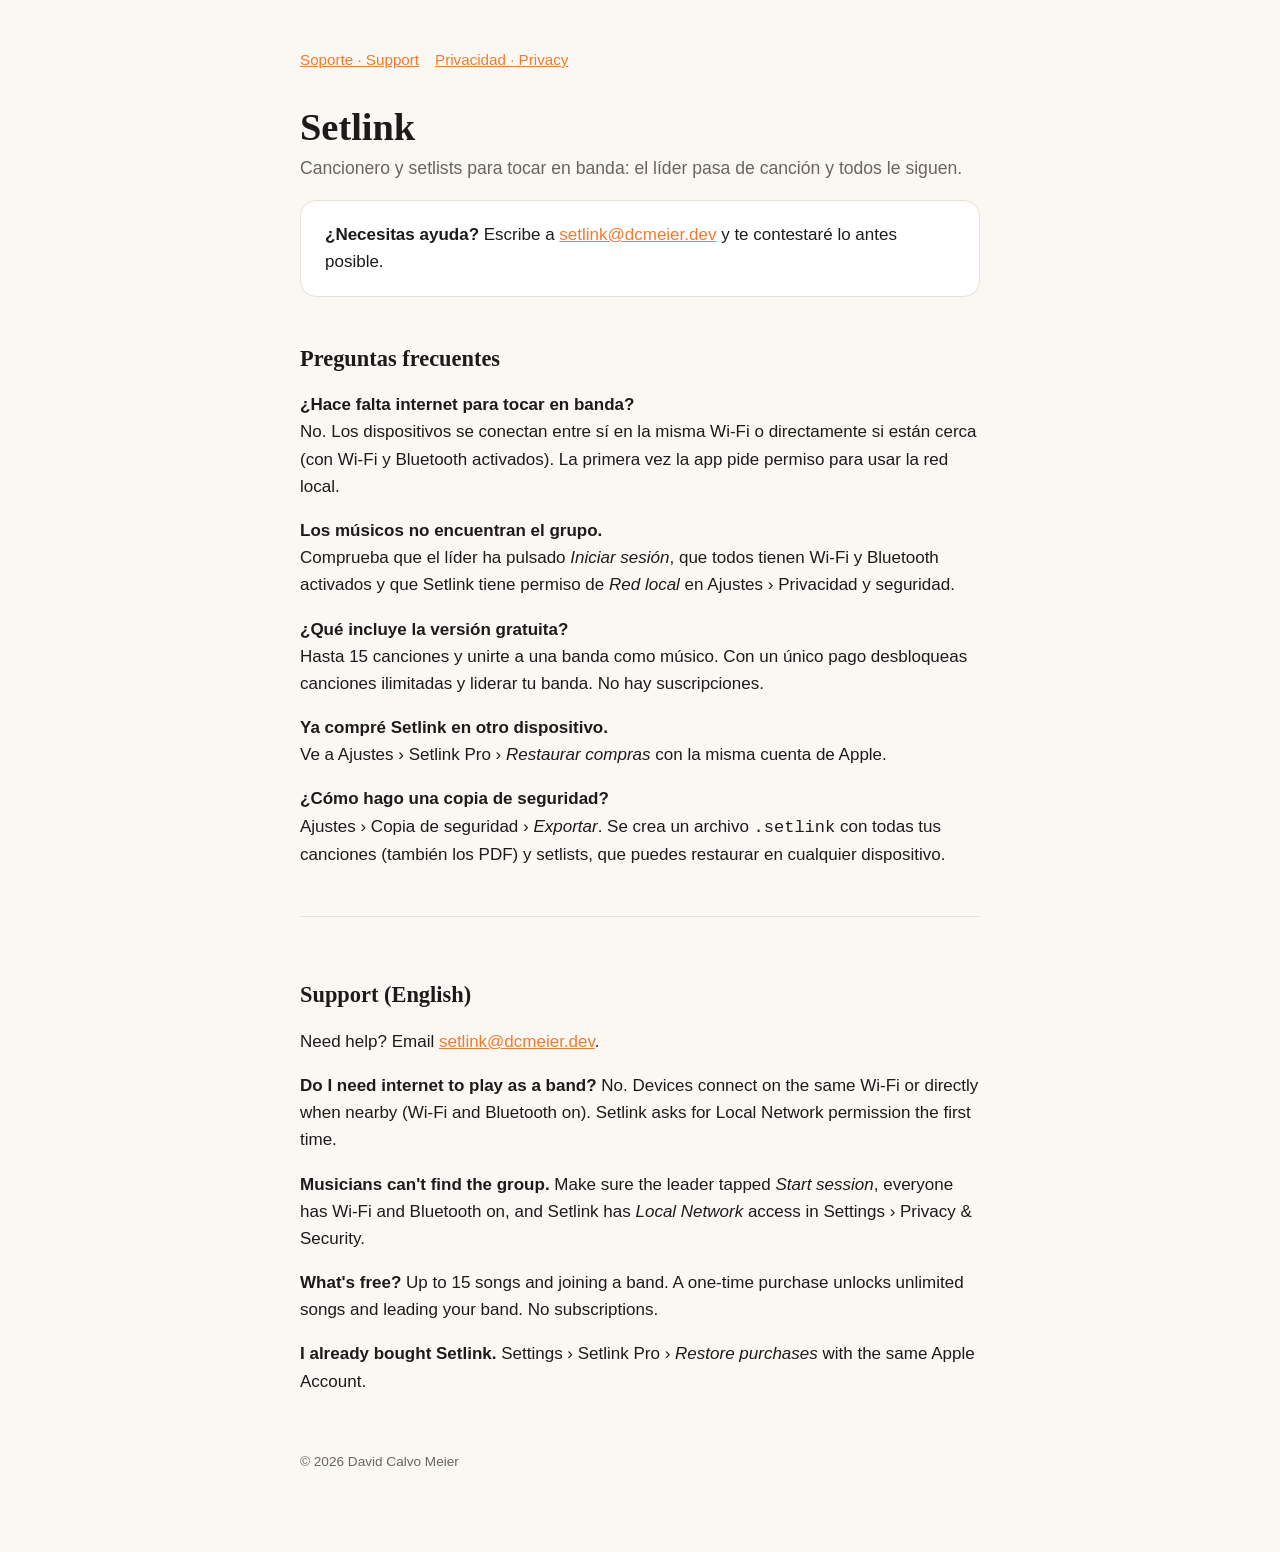
<file: index.html>
<!doctype html>
<html lang="es">
<head>
  <meta charset="utf-8">
  <meta name="viewport" content="width=device-width, initial-scale=1">
  <title>Setlink · Soporte</title>
  <link rel="stylesheet" href="style.css">
</head>
<body>
<main>
  <nav><a href="./">Soporte · Support</a><a href="privacy.html">Privacidad · Privacy</a></nav>

  <h1>Setlink</h1>
  <p class="lead">Cancionero y setlists para tocar en banda: el líder pasa de canción y todos le siguen.</p>

  <div class="card">
    <strong>¿Necesitas ayuda?</strong> Escribe a <a href="mailto:setlink@dcmeier.dev">setlink@dcmeier.dev</a>
    y te contestaré lo antes posible.
  </div>

  <h2>Preguntas frecuentes</h2>
  <p><strong>¿Hace falta internet para tocar en banda?</strong><br>
  No. Los dispositivos se conectan entre sí en la misma Wi‑Fi o directamente si están cerca
  (con Wi‑Fi y Bluetooth activados). La primera vez la app pide permiso para usar la red local.</p>
  <p><strong>Los músicos no encuentran el grupo.</strong><br>
  Comprueba que el líder ha pulsado <em>Iniciar sesión</em>, que todos tienen Wi‑Fi y Bluetooth activados
  y que Setlink tiene permiso de <em>Red local</em> en Ajustes › Privacidad y seguridad.</p>
  <p><strong>¿Qué incluye la versión gratuita?</strong><br>
  Hasta 15 canciones y unirte a una banda como músico. Con un único pago desbloqueas canciones
  ilimitadas y liderar tu banda. No hay suscripciones.</p>
  <p><strong>Ya compré Setlink en otro dispositivo.</strong><br>
  Ve a Ajustes › Setlink Pro › <em>Restaurar compras</em> con la misma cuenta de Apple.</p>
  <p><strong>¿Cómo hago una copia de seguridad?</strong><br>
  Ajustes › Copia de seguridad › <em>Exportar</em>. Se crea un archivo <code>.setlink</code> con todas
  tus canciones (también los PDF) y setlists, que puedes restaurar en cualquier dispositivo.</p>

  <section class="lang" lang="en">
    <h2>Support (English)</h2>
    <p>Need help? Email <a href="mailto:setlink@dcmeier.dev">setlink@dcmeier.dev</a>.</p>
    <p><strong>Do I need internet to play as a band?</strong> No. Devices connect on the same Wi‑Fi or
    directly when nearby (Wi‑Fi and Bluetooth on). Setlink asks for Local Network permission the first time.</p>
    <p><strong>Musicians can't find the group.</strong> Make sure the leader tapped <em>Start session</em>,
    everyone has Wi‑Fi and Bluetooth on, and Setlink has <em>Local Network</em> access in Settings › Privacy &amp; Security.</p>
    <p><strong>What's free?</strong> Up to 15 songs and joining a band. A one-time purchase unlocks unlimited
    songs and leading your band. No subscriptions.</p>
    <p><strong>I already bought Setlink.</strong> Settings › Setlink Pro › <em>Restore purchases</em> with the same Apple Account.</p>
  </section>

  <footer>© 2026 David Calvo Meier</footer>
</main>
</body>
</html>
</file>
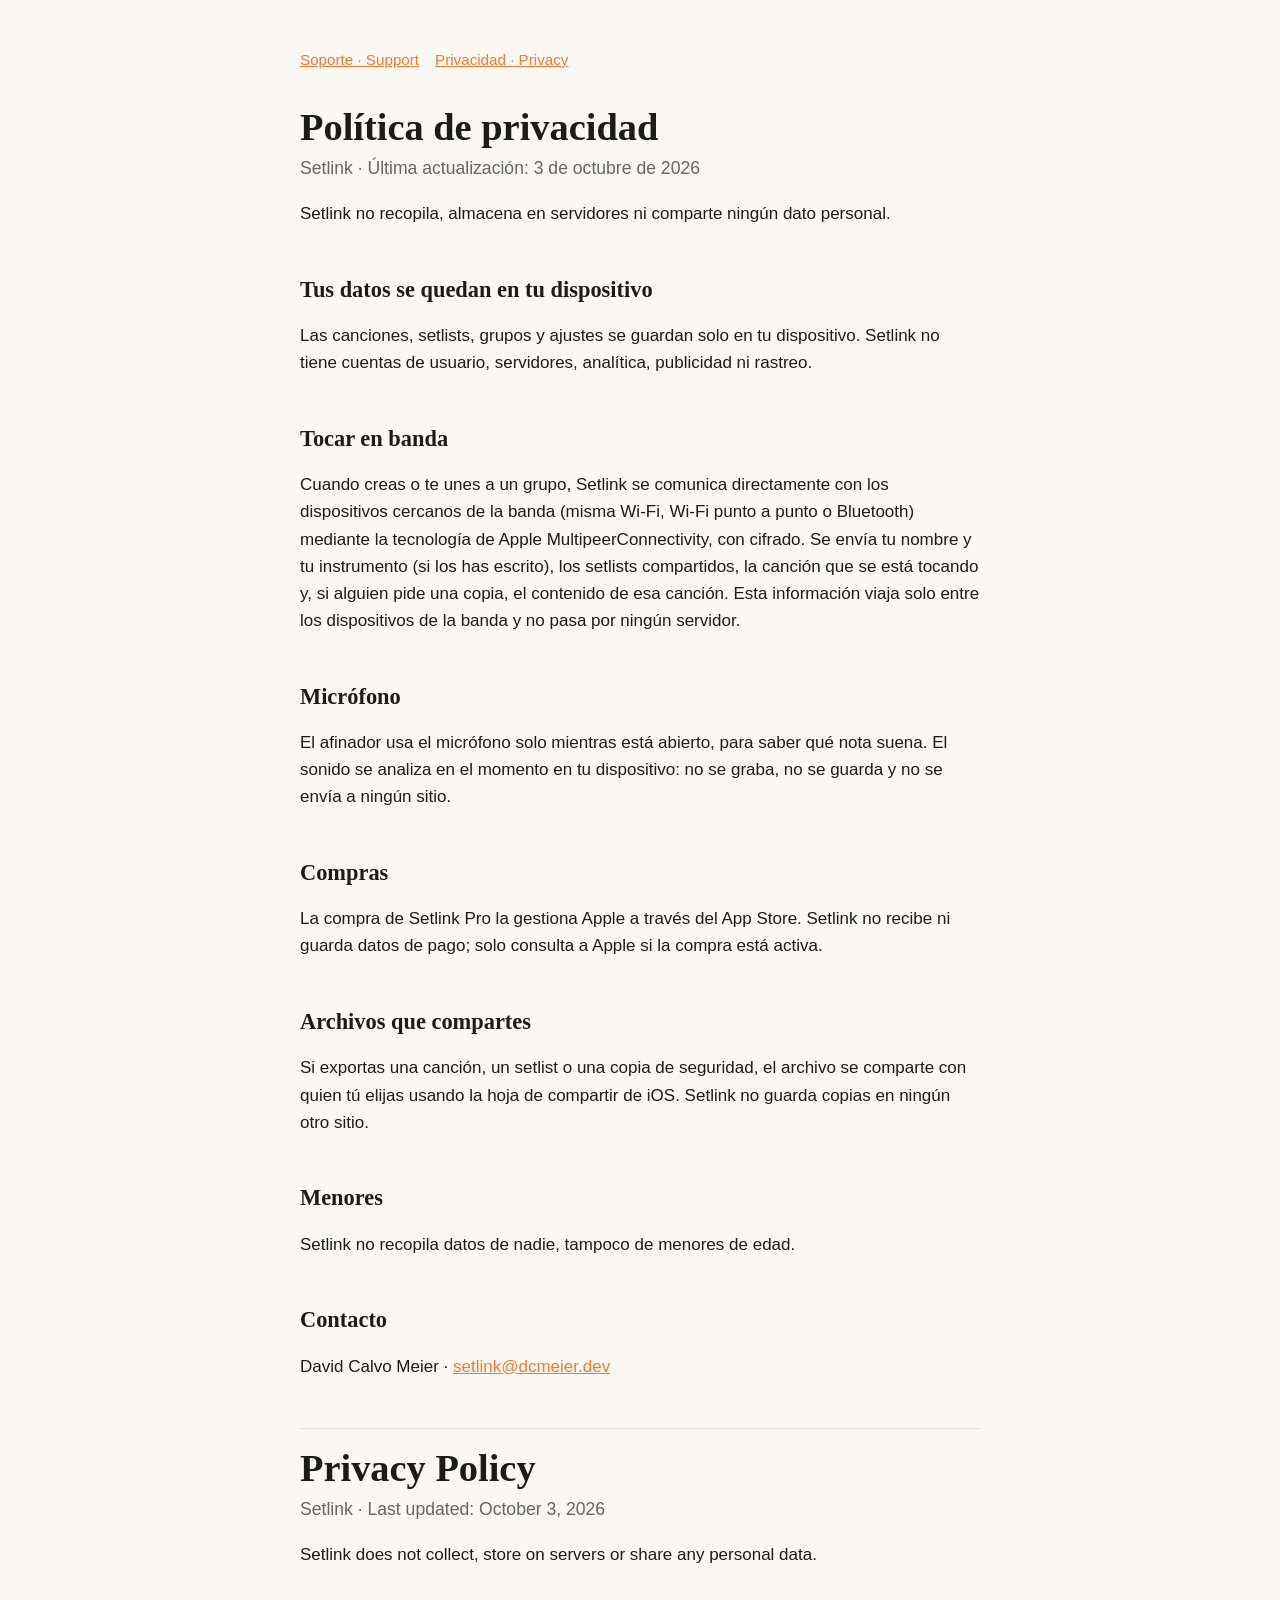
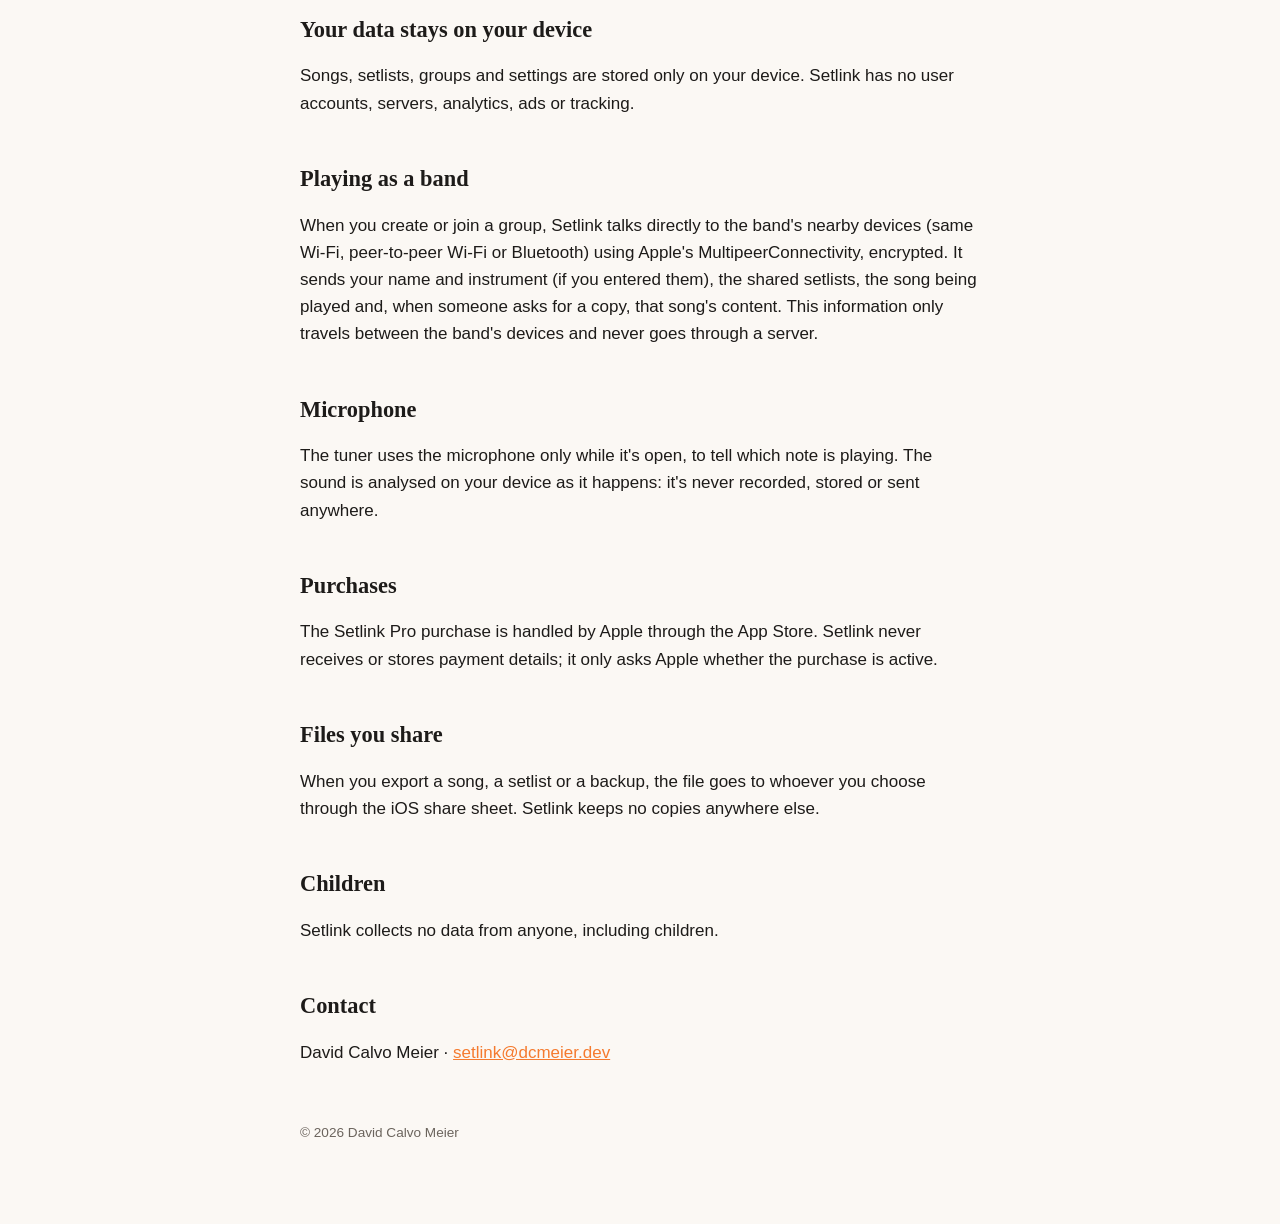
<file: privacy.html>
<!doctype html>
<html lang="es">
<head>
  <meta charset="utf-8">
  <meta name="viewport" content="width=device-width, initial-scale=1">
  <title>Setlink · Privacidad</title>
  <link rel="stylesheet" href="style.css">
</head>
<body>
<main>
  <nav><a href="./">Soporte · Support</a><a href="privacy.html">Privacidad · Privacy</a></nav>

  <h1>Política de privacidad</h1>
  <p class="lead">Setlink · Última actualización: 3 de octubre de 2026</p>

  <p>Setlink no recopila, almacena en servidores ni comparte ningún dato personal.</p>

  <h2>Tus datos se quedan en tu dispositivo</h2>
  <p>Las canciones, setlists, grupos y ajustes se guardan solo en tu dispositivo. Setlink no tiene
  cuentas de usuario, servidores, analítica, publicidad ni rastreo.</p>

  <h2>Tocar en banda</h2>
  <p>Cuando creas o te unes a un grupo, Setlink se comunica directamente con los dispositivos cercanos
  de la banda (misma Wi‑Fi, Wi‑Fi punto a punto o Bluetooth) mediante la tecnología de Apple
  MultipeerConnectivity, con cifrado. Se envía tu nombre y tu instrumento (si los has escrito), los setlists
  compartidos, la canción que se está tocando y, si alguien pide una copia, el contenido de esa canción.
  Esta información viaja solo entre los dispositivos de la banda y no pasa por ningún servidor.</p>

  <h2>Micrófono</h2>
  <p>El afinador usa el micrófono solo mientras está abierto, para saber qué nota suena. El sonido se analiza
  en el momento en tu dispositivo: no se graba, no se guarda y no se envía a ningún sitio.</p>

  <h2>Compras</h2>
  <p>La compra de Setlink Pro la gestiona Apple a través del App Store. Setlink no recibe ni guarda
  datos de pago; solo consulta a Apple si la compra está activa.</p>

  <h2>Archivos que compartes</h2>
  <p>Si exportas una canción, un setlist o una copia de seguridad, el archivo se comparte con quien
  tú elijas usando la hoja de compartir de iOS. Setlink no guarda copias en ningún otro sitio.</p>

  <h2>Menores</h2>
  <p>Setlink no recopila datos de nadie, tampoco de menores de edad.</p>

  <h2>Contacto</h2>
  <p>David Calvo Meier · <a href="mailto:setlink@dcmeier.dev">setlink@dcmeier.dev</a></p>

  <section class="lang" lang="en">
    <h1>Privacy Policy</h1>
    <p class="lead">Setlink · Last updated: October 3, 2026</p>
    <p>Setlink does not collect, store on servers or share any personal data.</p>
    <h2>Your data stays on your device</h2>
    <p>Songs, setlists, groups and settings are stored only on your device. Setlink has no user accounts,
    servers, analytics, ads or tracking.</p>
    <h2>Playing as a band</h2>
    <p>When you create or join a group, Setlink talks directly to the band's nearby devices (same Wi‑Fi,
    peer-to-peer Wi‑Fi or Bluetooth) using Apple's MultipeerConnectivity, encrypted. It sends your name and
    instrument (if you entered them), the shared setlists, the song being played and, when someone asks for
    a copy, that song's content. This information only travels between the band's devices and never goes
    through a server.</p>
    <h2>Microphone</h2>
    <p>The tuner uses the microphone only while it's open, to tell which note is playing. The sound is analysed
    on your device as it happens: it's never recorded, stored or sent anywhere.</p>
    <h2>Purchases</h2>
    <p>The Setlink Pro purchase is handled by Apple through the App Store. Setlink never receives or stores
    payment details; it only asks Apple whether the purchase is active.</p>
    <h2>Files you share</h2>
    <p>When you export a song, a setlist or a backup, the file goes to whoever you choose through the iOS
    share sheet. Setlink keeps no copies anywhere else.</p>
    <h2>Children</h2>
    <p>Setlink collects no data from anyone, including children.</p>
    <h2>Contact</h2>
    <p>David Calvo Meier · <a href="mailto:setlink@dcmeier.dev">setlink@dcmeier.dev</a></p>
  </section>

  <footer>© 2026 David Calvo Meier</footer>
</main>
</body>
</html>
</file>
<file: style.css>
:root { --bg: #fbf8f4; --fg: #1d1b19; --muted: #6b645d; --accent: #f57a2e; --card: #fff; --line: #e8e1d9; }
@media (prefers-color-scheme: dark) {
  :root { --bg: #141210; --fg: #f3eee8; --muted: #a39b92; --card: #1f1c19; --line: #322d28; }
}
* { box-sizing: border-box; }
body { margin: 0; background: var(--bg); color: var(--fg); font: 17px/1.6 -apple-system, BlinkMacSystemFont, "Segoe UI", sans-serif; }
main { max-width: 720px; margin: 0 auto; padding: 48px 20px 80px; }
h1, h2 { font-family: "New York", Georgia, serif; line-height: 1.2; }
h1 { font-size: 2.4rem; margin: 0 0 4px; }
h2 { font-size: 1.4rem; margin-top: 2.2em; }
.lead { color: var(--muted); font-size: 1.1rem; margin-top: 0; }
a { color: var(--accent); }
nav { display: flex; gap: 16px; margin-bottom: 32px; font-size: .95rem; }
.card { background: var(--card); border: 1px solid var(--line); border-radius: 16px; padding: 20px 24px; margin: 16px 0; }
.lang { border-top: 1px solid var(--line); margin-top: 48px; padding-top: 16px; }
footer { color: var(--muted); font-size: .85rem; margin-top: 56px; }
</file>
